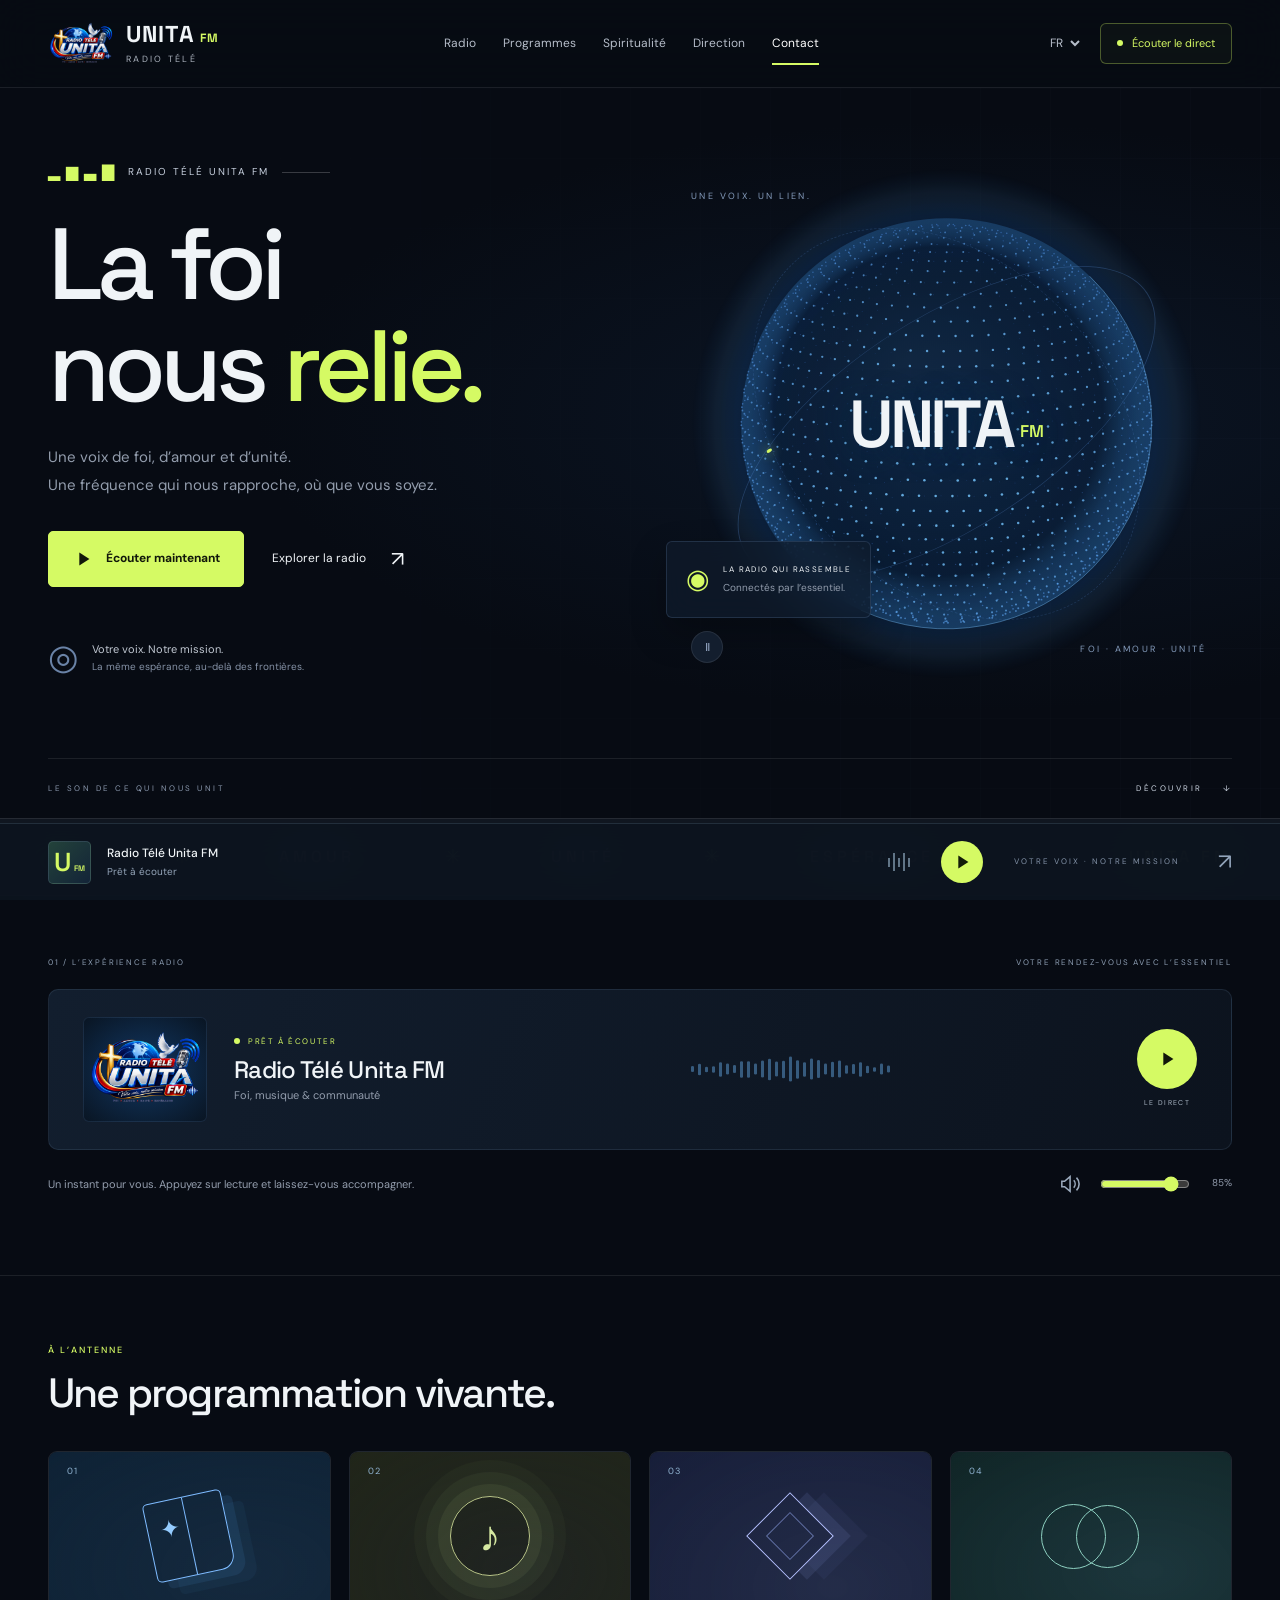
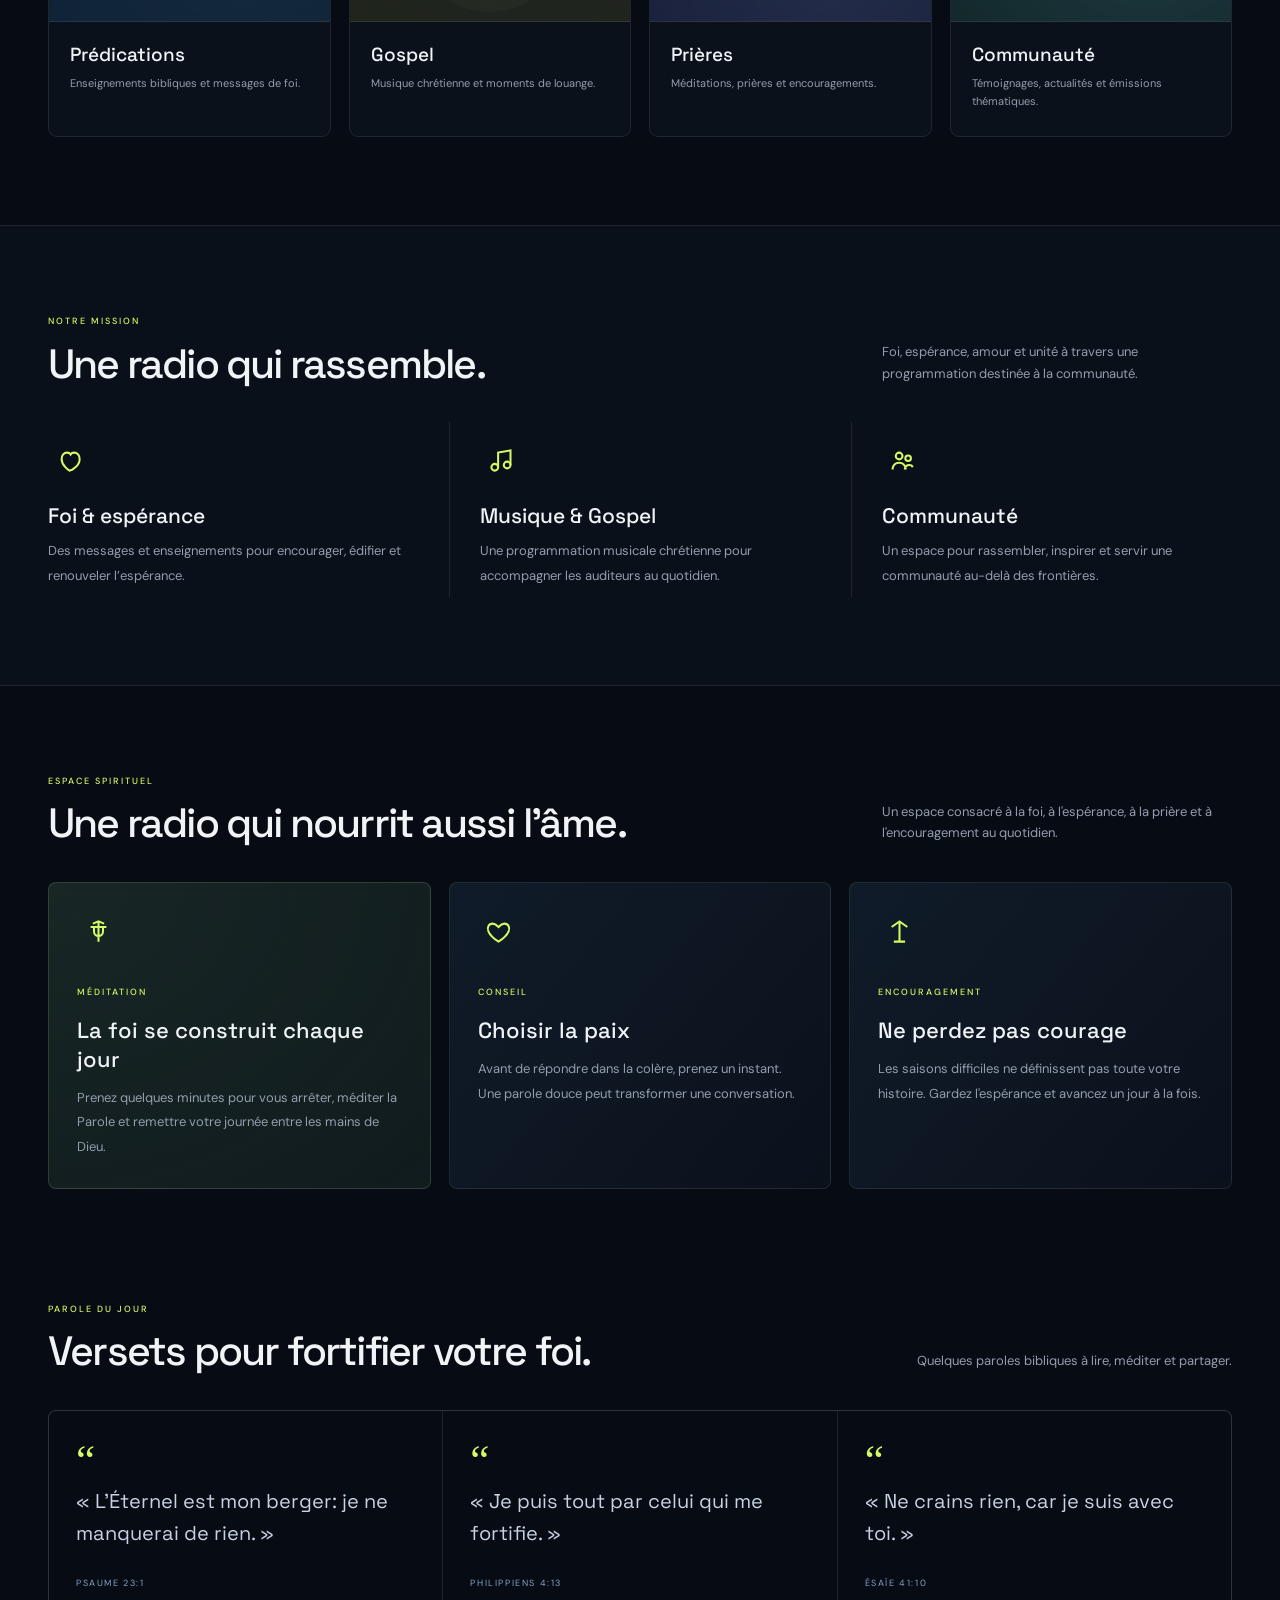
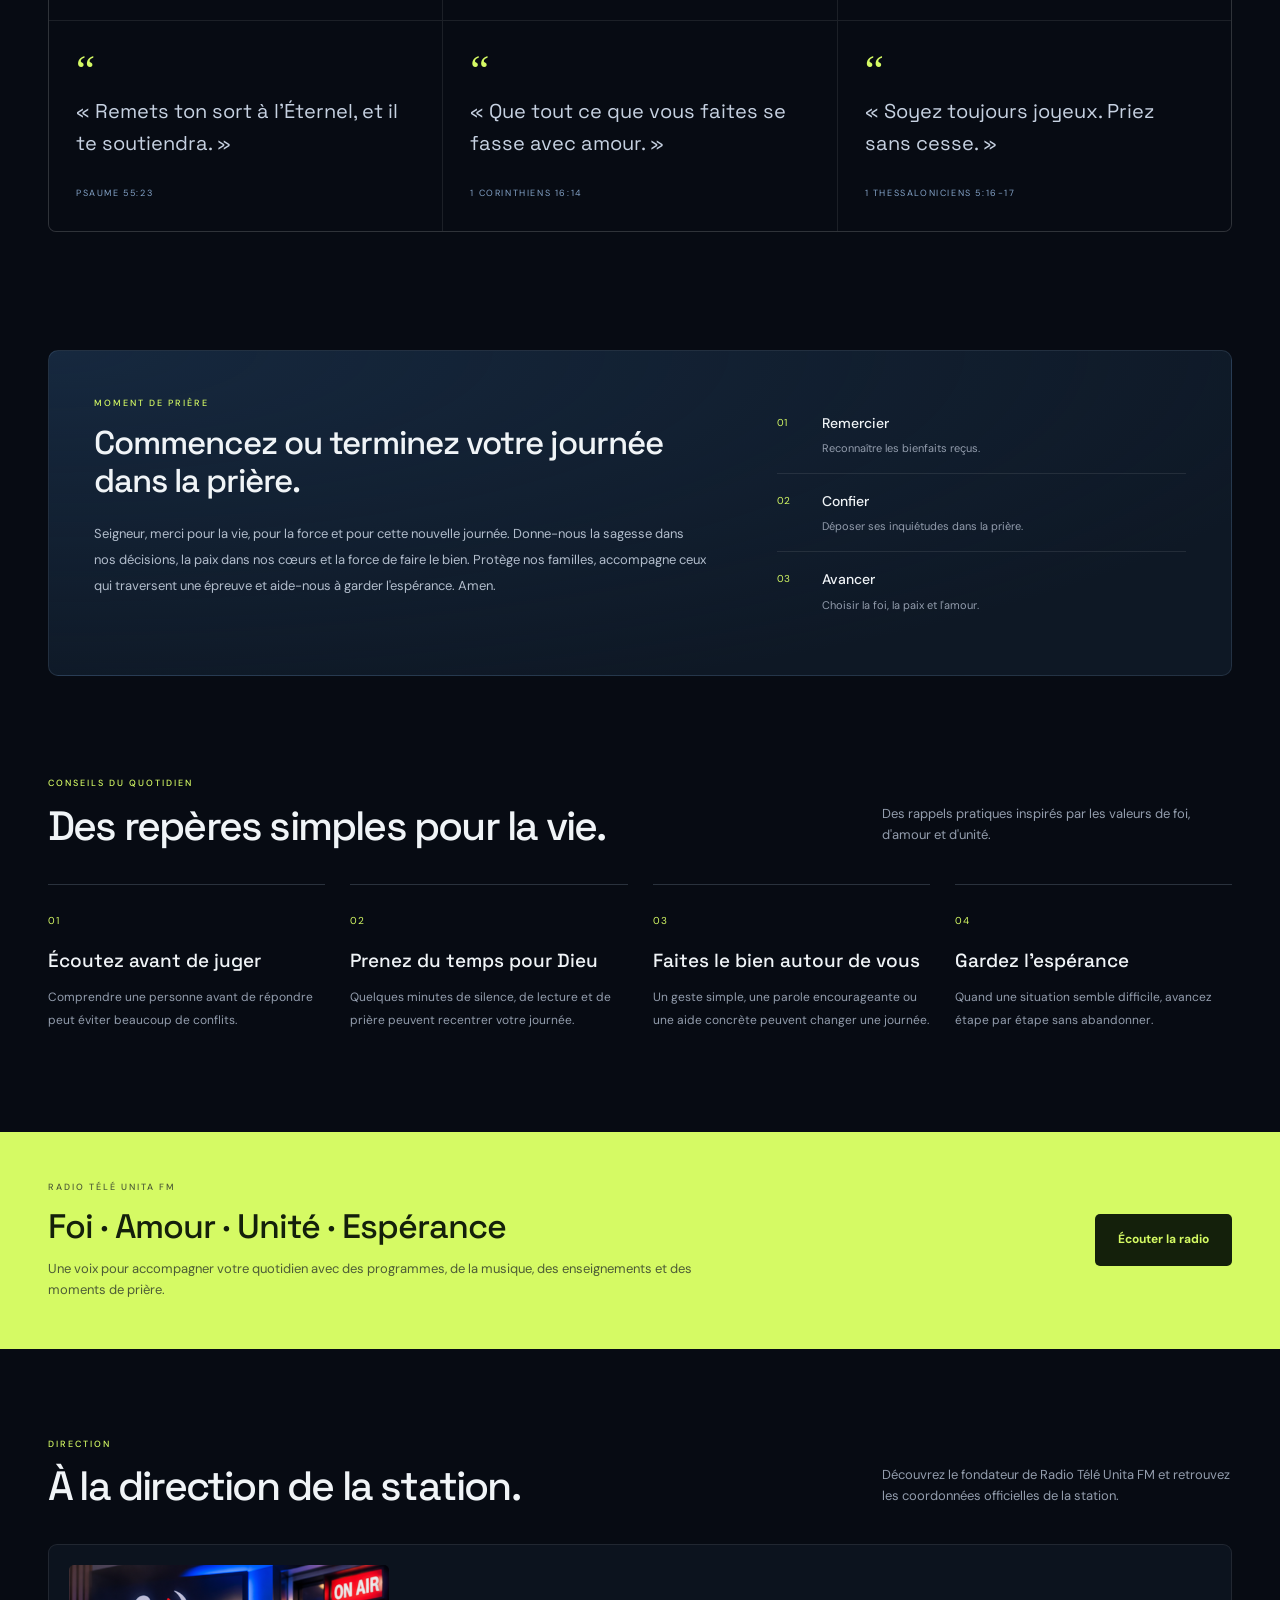
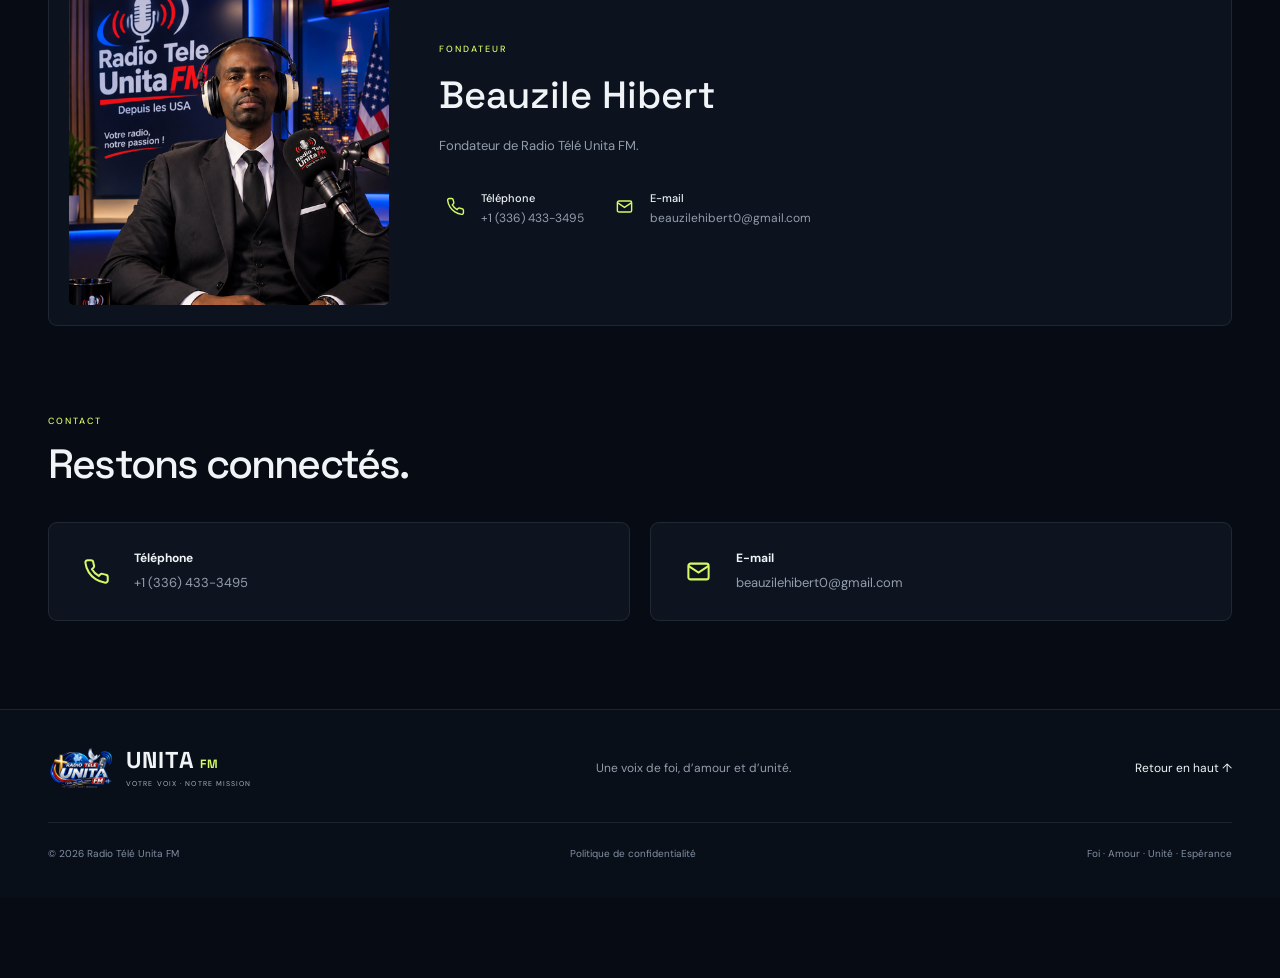
<file: index.html>
<!doctype html>
<html lang="fr">
<head>
  <meta charset="utf-8">
  <meta name="viewport" content="width=device-width, initial-scale=1">
  <meta name="theme-color" content="#070b13">
  <meta name="description" content="Radio Télé Unita FM : une voix de foi, d’amour et d’unité. Écoutez la radio en direct, découvrez nos programmes et partagez un moment d’espérance.">
  <meta property="og:title" content="Radio Télé Unita FM — La foi nous relie.">
  <meta property="og:description" content="Une voix de foi, d’amour et d’unité. Écoutez Radio Télé Unita FM en direct.">
  <meta property="og:type" content="website">
  <title>Radio Télé Unita FM — La foi nous relie.</title>
  <link rel="icon" type="image/png" href="assets/logo-radio-tele-unita-fm.png">
  <link rel="stylesheet" href="styles.css">
  <script src="translations.js" defer></script>
  <script src="app.js" defer></script>
</head>
<body>
<a class="skip" href="#main">Aller au contenu</a>
<header class="header">
  <div class="wrap nav">
    <a class="brand" href="#home" aria-label="Radio Télé Unita FM — Accueil"><img src="assets/logo-radio-tele-unita-fm.png" alt="" width="76" height="52"><span>UNITA<span class="brandFM">FM</span><small>RADIO TÉLÉ</small></span></a>
    <nav class="links" id="navigation" aria-label="Navigation principale"><a href="#radio">Radio</a><a href="#programmes">Programmes</a><a href="#spiritualite">Spiritualité</a><a href="#direction">Direction</a><a href="#contact">Contact</a></nav>
    <div class="navActions"><label class="sr-only" for="lang">Langue</label><select id="lang" class="lang"><option value="fr">FR</option><option value="ht">HT</option><option value="en">EN</option></select><button class="navListen" data-start><i class="dot"></i><span>Écouter le direct</span></button><button id="menu" class="menu" aria-label="Ouvrir le menu" aria-expanded="false" aria-controls="navigation"><span></span><span></span></button></div>
  </div>
</header>
<main id="main">
<section id="home" class="hero">
  <div class="heroGrid wrap">
    <div class="heroCopy">
      <div class="eyebrow"><span class="tinyWave" aria-hidden="true">▂ ▆ ▃ ▇</span> RADIO TÉLÉ UNITA FM <span class="line"></span></div>
      <h1><span>La foi</span><br><span>nous <em>relie.</em></span></h1>
      <p class="lead">Une voix de foi, d’amour et d’unité.<br>Une fréquence qui nous rapproche, où que vous soyez.</p>
      <div class="buttons"><button class="btn primary" data-start><svg viewBox="0 0 24 24" fill="currentColor" aria-hidden="true"><path d="M8 5v14l11-7z"/></svg><span>Écouter maintenant</span></button><a class="textLink" href="#programmes"><span>Explorer la radio</span><span aria-hidden="true">↗</span></a></div>
      <div class="heroNote"><span class="smallOrbit" aria-hidden="true">◎</span><span>Votre voix. Notre mission.<small>La même espérance, au-delà des frontières.</small></span></div>
    </div>
    <div class="visual" aria-label="Sphère lumineuse symbolisant les ondes de la radio">
      <div class="orbGlow"></div><div class="orbit orbitOne"></div><div class="orbit orbitTwo"></div>
      <canvas id="orb" aria-hidden="true"></canvas>
      <div class="orbWord" aria-hidden="true">UNITA<span>FM</span></div>
      <span class="orbCaption topCaption">UNE VOIX. UN LIEN.</span><span class="orbCaption bottomCaption">FOI · AMOUR · UNITÉ</span>
      <div class="signalTag"><span class="signalIcon" aria-hidden="true">◉</span><div>LA RADIO QUI RASSEMBLE<small>Connectés par l’essentiel.</small></div></div>
      <button class="motion" id="motion" aria-pressed="false" aria-label="Réduire les animations">Ⅱ</button>
    </div>
  </div>
  <div class="heroFooter wrap"><span>LE SON DE CE QUI NOUS UNIT</span><a href="#radio">DÉCOUVRIR <span aria-hidden="true">↓</span></a></div>
</section>
<div class="values" aria-label="Nos valeurs"><div class="wrap"><span>FOI</span><i>✳</i><span>AMOUR</span><i>✳</i><span>UNITÉ</span><i>✳</i><span>ESPÉRANCE</span><i>✳</i><span class="valuesLast">UNITA FM</span></div></div>
<section id="radio" class="radioSection"><div class="wrap">
  <div class="sectionLabel"><span>01 / L’EXPÉRIENCE RADIO</span><span>VOTRE RENDEZ-VOUS AVEC L’ESSENTIEL</span></div>
  <div class="player">
    <div class="stationArt"><img src="assets/logo-radio-tele-unita-fm.png" alt="Logo officiel Radio Télé Unita FM" width="180" height="120"></div>
    <div class="stationInfo"><div class="status"><i class="dot"></i><span id="status" role="status">PRÊT À ÉCOUTER</span></div><h2>Radio Télé Unita FM</h2><p>Foi, musique & communauté</p></div>
    <div class="waveform" aria-hidden="true"><i style="--height:12px;--delay:-0s"></i><i style="--height:22.588129360615298px;--delay:-0.13s"></i><i style="--height:10.636136124372673px;--delay:-0.26s"></i><i style="--height:13.25811583090697px;--delay:-0.39s"></i><i style="--height:28.996991333997663px;--delay:-0.52s"></i><i style="--height:21.68078277298657px;--delay:-0.65s"></i><i style="--height:16.15461469758934px;--delay:-0.78s"></i><i style="--height:32.52612785976941px;--delay:-0.91s"></i><i style="--height:32.94901677111277px;--delay:-1.04s"></i><i style="--height:21.786272097122357px;--delay:-1.17s"></i><i style="--height:34.063180601252284px;--delay:-1.3s"></i><i style="--height:42.770132043945445px;--delay:-1.4300000000000002s"></i><i style="--height:30.345690052744676px;--delay:-1.56s"></i><i style="--height:35.15432318391235px;--delay:-1.69s"></i><i style="--height:49.95180296490054px;--delay:-1.82s"></i><i style="--height:36.91477066689026px;--delay:-1.9500000000000002s"></i><i style="--height:29.207421444228906px;--delay:-2.08s"></i><i style="--height:41.74566529181027px;--delay:-2.21s"></i><i style="--height:35.86384803489574px;--delay:-2.34s"></i><i style="--height:21.646464859881917px;--delay:-2.47s"></i><i style="--height:31.238745779813037px;--delay:-2.6s"></i><i style="--height:33.77176063300287px;--delay:-2.73s"></i><i style="--height:17.059485529429836px;--delay:-2.8600000000000003s"></i><i style="--height:19.850079401166845px;--delay:-2.99s"></i><i style="--height:29.27581510241948px;--delay:-3.12s"></i><i style="--height:14.908537572077993px;--delay:-3.25s"></i><i style="--height:9.290184096260276px;--delay:-3.38s"></i><i style="--height:21.807972115819283px;--delay:-3.5100000000000002s"></i><i style="--height:13.850385423623473px;--delay:-3.64s"></i></div>
    <div class="controls"><button class="play" id="play" data-toggle aria-label="Écouter la radio"><svg viewBox="0 0 24 24" fill="currentColor" aria-hidden="true"><path d="M8 5v14l11-7z"/></svg></button><span class="playCaption">LE DIRECT</span></div>
    <audio id="audio" preload="none" src="https://stream.zeno.fm/qqpqyfuzresvv"></audio>
  </div>
  <div class="playerFoot"><span id="notice">Un instant pour vous. Appuyez sur lecture et laissez-vous accompagner.</span><div class="volume"><button id="mute" aria-label="Couper le son" aria-pressed="false"><svg viewBox="0 0 24 24" fill="none" stroke="currentColor" stroke-width="1.7" aria-hidden="true"><path d="M11 4 5 9H2v6h3l6 5V4ZM15 8a6 6 0 0 1 0 8M18 5a10 10 0 0 1 0 14"/></svg></button><label class="sr-only" for="volume">Volume</label><input id="volume" type="range" min="0" max="1" step=".01" value=".85"><output for="volume" id="volumeValue">85%</output></div></div>
</div></section>
<section id="programmes" class="programSection"><div class="wrap"><div class="top"><div><div class="eyeblue">À L’ANTENNE</div><h2>Une programmation vivante.</h2></div></div><div class="programs">
<div class="card program"><div class="programArt art1" aria-hidden="true"><span>01</span><div class="artShape"></div></div><div><strong>Prédications</strong><span>Enseignements bibliques et messages de foi.</span></div></div><div class="card program"><div class="programArt art2" aria-hidden="true"><span>02</span><div class="artShape"></div></div><div><strong>Gospel</strong><span>Musique chrétienne et moments de louange.</span></div></div><div class="card program"><div class="programArt art3" aria-hidden="true"><span>03</span><div class="artShape"></div></div><div><strong>Prières</strong><span>Méditations, prières et encouragements.</span></div></div><div class="card program"><div class="programArt art4" aria-hidden="true"><span>04</span><div class="artShape"></div></div><div><strong>Communauté</strong><span>Témoignages, actualités et émissions thématiques.</span></div></div>
</div></div></section><section id="mission"><div class="wrap"><div class="top"><div><div class="eyeblue">NOTRE MISSION</div><h2>Une radio qui rassemble.</h2></div><p>Foi, espérance, amour et unité à travers une programmation destinée à la communauté.</p></div><div class="cards">
<div class="card"><div class="ico"><svg viewBox="0 0 24 24" fill="none" stroke="currentColor" stroke-width="1.8"><path d="M12 21s-7-4.4-7-10.2C5 7.5 6.9 5 10 5c1.4 0 2.4.7 3 1.7C13.6 5.7 14.6 5 16 5c3.1 0 5 2.5 5 5.8C21 16.6 14 21 12 21Z"/></svg></div><h3>Foi & espérance</h3><p>Des messages et enseignements pour encourager, édifier et renouveler l’espérance.</p></div>
<div class="card"><div class="ico"><svg viewBox="0 0 24 24" fill="none" stroke="currentColor" stroke-width="1.8"><path d="M9 18V5l11-2v13"/><circle cx="6" cy="18" r="3"/><circle cx="17" cy="16" r="3"/></svg></div><h3>Musique & Gospel</h3><p>Une programmation musicale chrétienne pour accompagner les auditeurs au quotidien.</p></div>
<div class="card"><div class="ico"><svg viewBox="0 0 24 24" fill="none" stroke="currentColor" stroke-width="1.8"><circle cx="9" cy="8" r="3"/><circle cx="17" cy="10" r="2.5"/><path d="M3 20c.5-4 2.4-6 6-6s5.5 2 6 6M14 20c.3-2.5 1.5-4 4-4 1.6 0 2.7.6 3 2"/></svg></div><h3>Communauté</h3><p>Un espace pour rassembler, inspirer et servir une communauté au-delà des frontières.</p></div>
</div></div></section>



<section id="spiritualite" class="spiritualHero">
  <div class="wrap">
    <div class="top">
      <div>
        <div class="eyeblue">ESPACE SPIRITUEL</div>
        <h2>Une radio qui nourrit aussi l'âme.</h2>
      </div>
      <p>Un espace consacré à la foi, à l'espérance, à la prière et à l'encouragement au quotidien.</p>
    </div>
    <div class="spiritualGrid">
      <article class="spiritualCard featured">
        <div class="spiritualIcon"><svg viewBox="0 0 24 24" fill="none" stroke="currentColor" stroke-width="1.8"><path d="M12 3v18M5 8h14M7 5l5-2 5 2M8 8v4a4 4 0 0 0 8 0V8"/></svg></div>
        <span class="eyeblue">MÉDITATION</span>
        <h3>La foi se construit chaque jour</h3>
        <p>Prenez quelques minutes pour vous arrêter, méditer la Parole et remettre votre journée entre les mains de Dieu.</p>
      </article>
      <article class="spiritualCard">
        <div class="spiritualIcon"><svg viewBox="0 0 24 24" fill="none" stroke="currentColor" stroke-width="1.8"><path d="M12 21s-7-4.5-9-9.2C1.5 8.3 3.4 5 6.8 5c2 0 3.5 1.1 5.2 3 1.7-1.9 3.2-3 5.2-3C20.6 5 22.5 8.3 21 11.8 19 16.5 12 21 12 21Z"/></svg></div>
        <span class="eyeblue">CONSEIL</span>
        <h3>Choisir la paix</h3>
        <p>Avant de répondre dans la colère, prenez un instant. Une parole douce peut transformer une conversation.</p>
      </article>
      <article class="spiritualCard">
        <div class="spiritualIcon"><svg viewBox="0 0 24 24" fill="none" stroke="currentColor" stroke-width="1.8"><path d="M12 3v18M5 8l7-5 7 5M7 21h10"/></svg></div>
        <span class="eyeblue">ENCOURAGEMENT</span>
        <h3>Ne perdez pas courage</h3>
        <p>Les saisons difficiles ne définissent pas toute votre histoire. Gardez l'espérance et avancez un jour à la fois.</p>
      </article>
    </div>
  </div>
</section>

<section id="versets">
  <div class="wrap">
    <div class="top">
      <div><div class="eyeblue">PAROLE DU JOUR</div><h2>Versets pour fortifier votre foi.</h2></div>
      <p>Quelques paroles bibliques à lire, méditer et partager.</p>
    </div>
    <div class="verseGrid" id="verseGrid">
      <article class="verseCard">
        <div class="quoteMark">“</div>
        <p>« L'Éternel est mon berger: je ne manquerai de rien. »</p>
        <strong>Psaume 23:1</strong>
      </article>
      <article class="verseCard">
        <div class="quoteMark">“</div>
        <p>« Je puis tout par celui qui me fortifie. »</p>
        <strong>Philippiens 4:13</strong>
      </article>
      <article class="verseCard">
        <div class="quoteMark">“</div>
        <p>« Ne crains rien, car je suis avec toi. »</p>
        <strong>Ésaïe 41:10</strong>
      </article>
      <article class="verseCard">
        <div class="quoteMark">“</div>
        <p>« Remets ton sort à l'Éternel, et il te soutiendra. »</p>
        <strong>Psaume 55:23</strong>
      </article>
      <article class="verseCard">
        <div class="quoteMark">“</div>
        <p>« Que tout ce que vous faites se fasse avec amour. »</p>
        <strong>1 Corinthiens 16:14</strong>
      </article>
      <article class="verseCard">
        <div class="quoteMark">“</div>
        <p>« Soyez toujours joyeux. Priez sans cesse. »</p>
        <strong>1 Thessaloniciens 5:16-17</strong>
      </article>
    </div>
  </div>
</section>

<section id="priere" class="prayerSection">
  <div class="wrap">
    <div class="prayerBox">
      <div class="prayerCopy">
        <div class="eyeblue">MOMENT DE PRIÈRE</div>
        <h2>Commencez ou terminez votre journée dans la prière.</h2>
        <p>Seigneur, merci pour la vie, pour la force et pour cette nouvelle journée. Donne-nous la sagesse dans nos décisions, la paix dans nos cœurs et la force de faire le bien. Protège nos familles, accompagne ceux qui traversent une épreuve et aide-nous à garder l'espérance. Amen.</p>
      </div>
      <div class="prayerSteps">
        <div><span>01</span><strong>Remercier</strong><p>Reconnaître les bienfaits reçus.</p></div>
        <div><span>02</span><strong>Confier</strong><p>Déposer ses inquiétudes dans la prière.</p></div>
        <div><span>03</span><strong>Avancer</strong><p>Choisir la foi, la paix et l'amour.</p></div>
      </div>
    </div>
  </div>
</section>

<section id="conseils">
  <div class="wrap">
    <div class="top">
      <div><div class="eyeblue">CONSEILS DU QUOTIDIEN</div><h2>Des repères simples pour la vie.</h2></div>
      <p>Des rappels pratiques inspirés par les valeurs de foi, d'amour et d'unité.</p>
    </div>
    <div class="adviceGrid">
      <article class="adviceCard"><span>01</span><h3>Écoutez avant de juger</h3><p>Comprendre une personne avant de répondre peut éviter beaucoup de conflits.</p></article>
      <article class="adviceCard"><span>02</span><h3>Prenez du temps pour Dieu</h3><p>Quelques minutes de silence, de lecture et de prière peuvent recentrer votre journée.</p></article>
      <article class="adviceCard"><span>03</span><h3>Faites le bien autour de vous</h3><p>Un geste simple, une parole encourageante ou une aide concrète peuvent changer une journée.</p></article>
      <article class="adviceCard"><span>04</span><h3>Gardez l'espérance</h3><p>Quand une situation semble difficile, avancez étape par étape sans abandonner.</p></article>
    </div>
  </div>
</section>

<section class="communityBand">
  <div class="wrap communityInner">
    <div><div class="eyeblue">RADIO TÉLÉ UNITA FM</div><h2>Foi · Amour · Unité · Espérance</h2><p>Une voix pour accompagner votre quotidien avec des programmes, de la musique, des enseignements et des moments de prière.</p></div>
    <a class="btn primary" href="#radio" data-start>Écouter la radio</a>
  </div>
</section>

<section id="direction"><div class="wrap"><div class="top"><div><div class="eyeblue">DIRECTION</div><h2>À la direction de la station.</h2></div><p>Découvrez le fondateur de Radio Télé Unita FM et retrouvez les coordonnées officielles de la station.</p></div>
<div class="director card">
  <div class="directorPhoto"><img src="assets/fondateur-beauzile-hibert.png" loading="lazy" width="800" height="1000" alt="Beauzile Hibert, fondateur de Radio Télé Unita FM"></div>
  <div class="directorInfo">
    <div class="eyeblue">FONDATEUR</div>
    <h3>Beauzile Hibert</h3>
    <p>Fondateur de Radio Télé Unita FM.</p>
    <div class="directorContacts">
      <a href="tel:+13364333495"><span class="ico small"><svg viewBox="0 0 24 24" fill="none" stroke="currentColor" stroke-width="1.8"><path d="M22 16.9v3a2 2 0 0 1-2.2 2 19.8 19.8 0 0 1-8.6-3.1 19.4 19.4 0 0 1-6-6A19.8 19.8 0 0 1 2.1 4.2 2 2 0 0 1 4.1 2h3a2 2 0 0 1 2 1.7c.1 1 .4 1.9.7 2.8a2 2 0 0 1-.5 2.1L8 9.9a16 16 0 0 0 6 6l1.3-1.3a2 2 0 0 1 2.1-.5c.9.3 1.8.6 2.8.7a2 2 0 0 1 1.8 2.1Z"/></svg></span><div><strong>Téléphone</strong><span>+1 (336) 433-3495</span></div></a>
      <a href="mailto:beauzilehibert0@gmail.com"><span class="ico small"><svg viewBox="0 0 24 24" fill="none" stroke="currentColor" stroke-width="1.8"><rect x="3" y="5" width="18" height="14" rx="2"/><path d="m3 7 9 6 9-6"/></svg></span><div><strong>E-mail</strong><span>beauzilehibert0@gmail.com</span></div></a>
    </div>
  </div>
</div></div></section>

<section id="contact"><div class="wrap"><div class="top"><div><div class="eyeblue">CONTACT</div><h2>Restons connectés.</h2></div></div><div class="contacts">
<div class="card contactItem"><div class="ico"><svg viewBox="0 0 24 24" fill="none" stroke="currentColor" stroke-width="1.8"><path d="M22 16.9v3a2 2 0 0 1-2.2 2 19.8 19.8 0 0 1-8.6-3.1 19.4 19.4 0 0 1-6-6A19.8 19.8 0 0 1 2.1 4.2 2 2 0 0 1 4.1 2h3a2 2 0 0 1 2 1.7c.1 1 .4 1.9.7 2.8a2 2 0 0 1-.5 2.1L8 9.9a16 16 0 0 0 6 6l1.3-1.3a2 2 0 0 1 2.1-.5c.9.3 1.8.6 2.8.7a2 2 0 0 1 1.8 2.1Z"/></svg></div><div><strong>Téléphone</strong><a href="tel:+13364333495">+1 (336) 433-3495</a></div></div>
<div class="card contactItem"><div class="ico"><svg viewBox="0 0 24 24" fill="none" stroke="currentColor" stroke-width="1.8"><rect x="3" y="5" width="18" height="14" rx="2"/><path d="m3 7 9 6 9-6"/></svg></div><div><strong>E-mail</strong><a href="mailto:beauzilehibert0@gmail.com">beauzilehibert0@gmail.com</a></div></div>
</div></div></section>
</main>
<footer><div class="wrap"><div class="footerTop"><a class="brand" href="#home"><img src="assets/logo-radio-tele-unita-fm.png" alt="Radio Télé Unita FM" width="100" height="68"><span>UNITA<span class="brandFM">FM</span><small>VOTRE VOIX · NOTRE MISSION</small></span></a><p>Une voix de foi, d’amour et d’unité.</p><a class="textLink" href="#home">Retour en haut ↑</a></div><div class="foot"><span>© 2026 Radio Télé Unita FM</span><a href="privacy.html">Politique de confidentialité</a><span>Foi · Amour · Unité · Espérance</span></div></div></footer>
<aside class="bottom" aria-label="Lecteur radio permanent"><div class="wrap bottomInner"><div class="miniArt" aria-hidden="true">U<span>FM</span></div><div class="miniInfo"><b>Radio Télé Unita FM</b><span id="miniStatus">Prêt à écouter</span></div><div class="miniWave" aria-hidden="true"><i></i><i></i><i></i><i></i><i></i></div><button class="mini" id="mini" data-toggle aria-label="Écouter la radio"><svg viewBox="0 0 24 24" fill="currentColor" aria-hidden="true"><path d="M8 5v14l11-7z"/></svg></button><span class="bottomLabel">VOTRE VOIX · NOTRE MISSION</span><a href="#radio" aria-label="Afficher le lecteur">↗</a></div></aside>
<noscript><p class="noScript">Activez JavaScript pour utiliser le lecteur interactif, ou <a href="https://stream.zeno.fm/qqpqyfuzresvv">écoutez le flux radio directement</a>.</p></noscript>
</body></html>
</file>
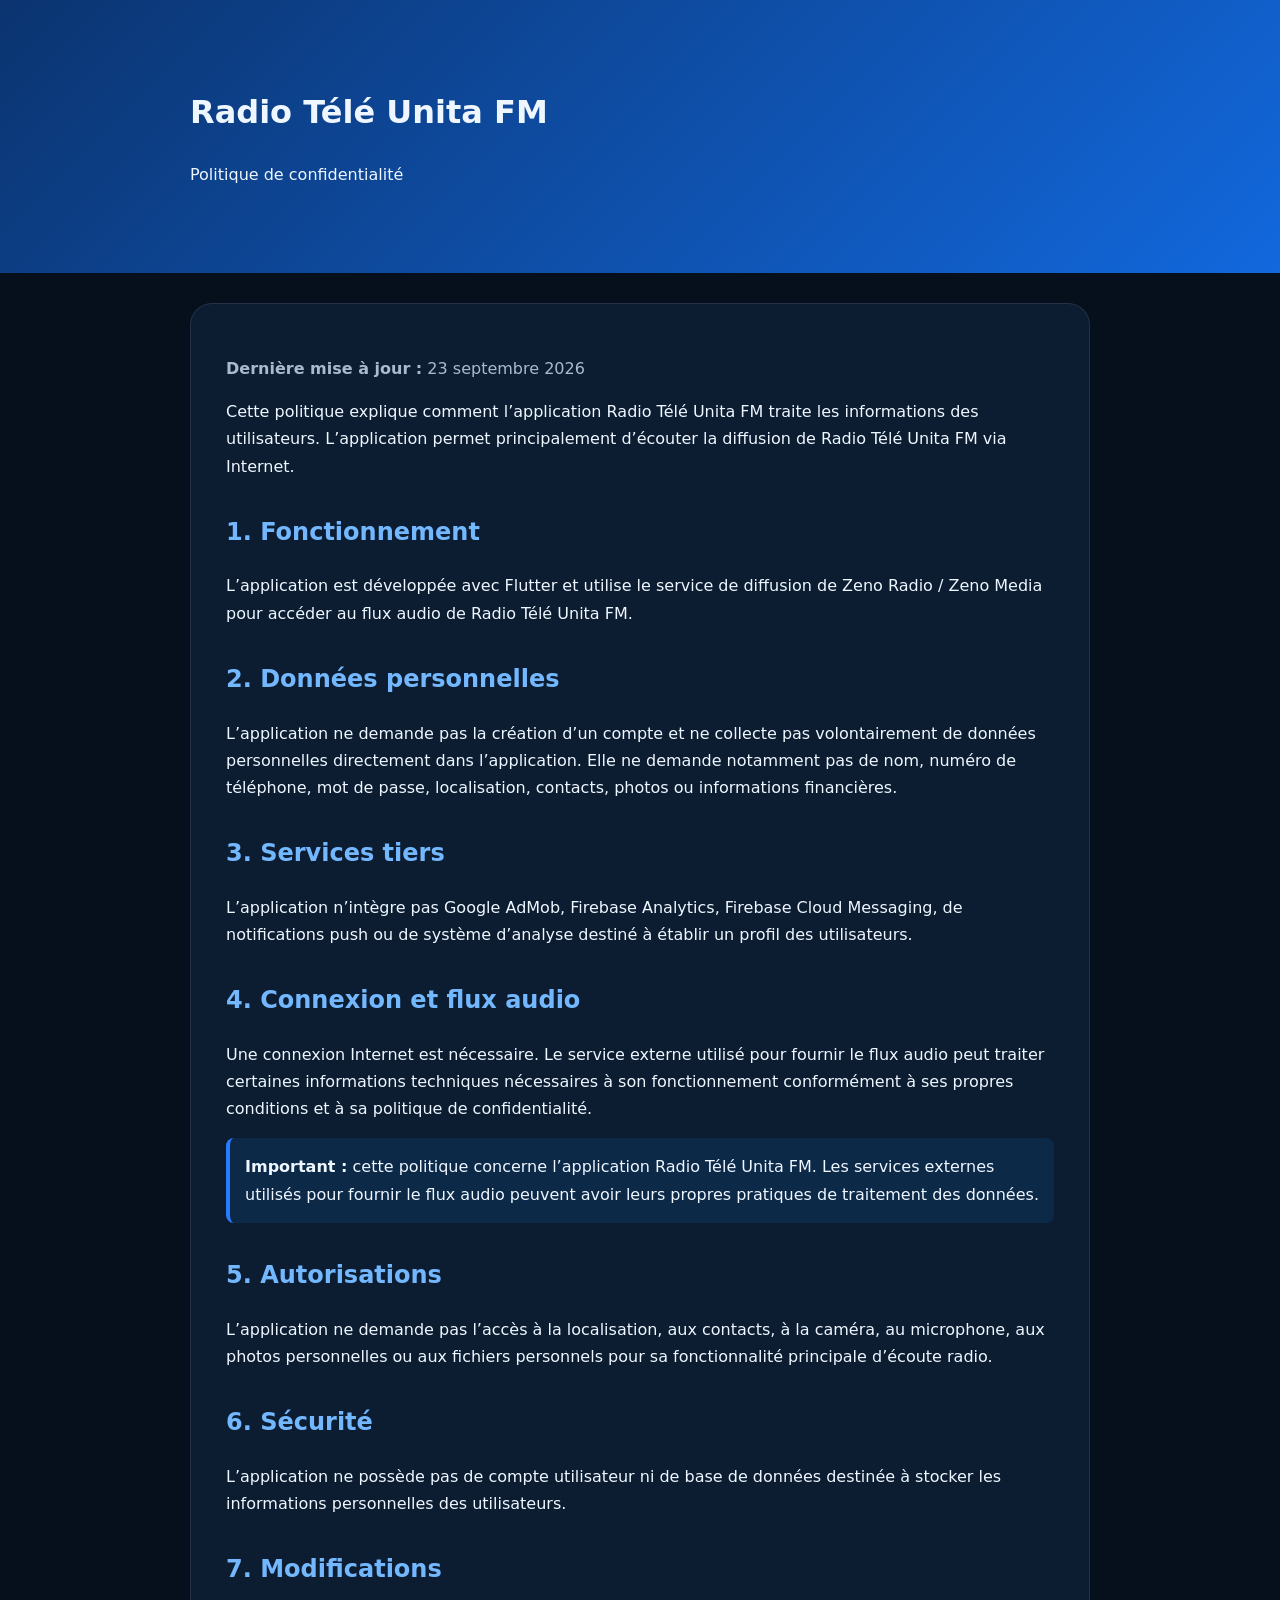
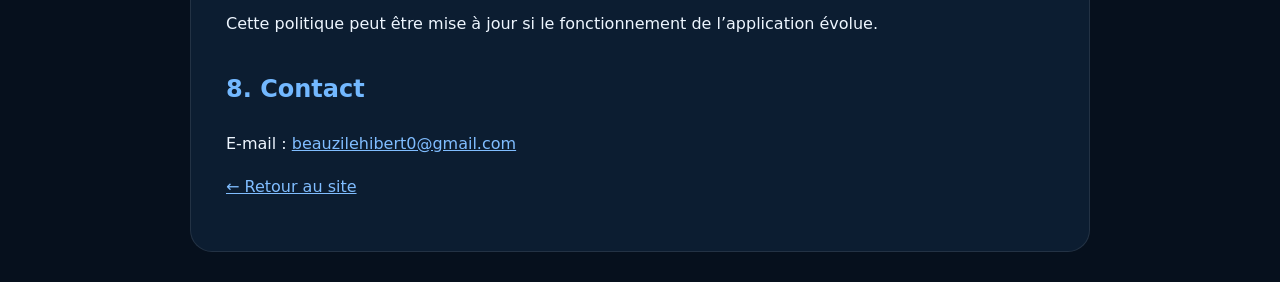
<file: privacy.html>
<!doctype html><html lang="fr"><head><meta charset="utf-8"><meta name="viewport" content="width=device-width,initial-scale=1"><title>Politique de confidentialité — Radio Télé Unita FM</title><style>body{margin:0;font-family:system-ui,-apple-system,Segoe UI,Arial;background:#06101d;color:#eef6ff;line-height:1.7}.top{padding:55px 20px;background:linear-gradient(135deg,#0b3470,#1268dd)}.wrap{max-width:900px;margin:30px auto;padding:0 18px}.card{background:#0c1d31;border:1px solid #ffffff18;border-radius:22px;padding:35px}h2{color:#73b8ff;margin-top:32px}.muted{color:#a9bad0}.box{background:#0d2948;border-left:4px solid #287cff;padding:15px;border-radius:8px}a{color:#80bdff}</style></head><body><header class="top"><div class="wrap"><h1>Radio Télé Unita FM</h1><p>Politique de confidentialité</p></div></header><main class="wrap"><article class="card"><p class="muted"><strong>Dernière mise à jour :</strong> 23 septembre 2026</p><p>Cette politique explique comment l’application Radio Télé Unita FM traite les informations des utilisateurs. L’application permet principalement d’écouter la diffusion de Radio Télé Unita FM via Internet.</p><h2>1. Fonctionnement</h2><p>L’application est développée avec Flutter et utilise le service de diffusion de Zeno Radio / Zeno Media pour accéder au flux audio de Radio Télé Unita FM.</p><h2>2. Données personnelles</h2><p>L’application ne demande pas la création d’un compte et ne collecte pas volontairement de données personnelles directement dans l’application. Elle ne demande notamment pas de nom, numéro de téléphone, mot de passe, localisation, contacts, photos ou informations financières.</p><h2>3. Services tiers</h2><p>L’application n’intègre pas Google AdMob, Firebase Analytics, Firebase Cloud Messaging, de notifications push ou de système d’analyse destiné à établir un profil des utilisateurs.</p><h2>4. Connexion et flux audio</h2><p>Une connexion Internet est nécessaire. Le service externe utilisé pour fournir le flux audio peut traiter certaines informations techniques nécessaires à son fonctionnement conformément à ses propres conditions et à sa politique de confidentialité.</p><div class="box"><strong>Important :</strong> cette politique concerne l’application Radio Télé Unita FM. Les services externes utilisés pour fournir le flux audio peuvent avoir leurs propres pratiques de traitement des données.</div><h2>5. Autorisations</h2><p>L’application ne demande pas l’accès à la localisation, aux contacts, à la caméra, au microphone, aux photos personnelles ou aux fichiers personnels pour sa fonctionnalité principale d’écoute radio.</p><h2>6. Sécurité</h2><p>L’application ne possède pas de compte utilisateur ni de base de données destinée à stocker les informations personnelles des utilisateurs.</p><h2>7. Modifications</h2><p>Cette politique peut être mise à jour si le fonctionnement de l’application évolue.</p><h2>8. Contact</h2><p>E-mail : <a href="mailto:beauzilehibert0@gmail.com">beauzilehibert0@gmail.com</a></p><p><a href="index.html">← Retour au site</a></p></article></main></body></html>
</file>
<file: styles.css>
@import url('https://fonts.googleapis.com/css2?family=DM+Sans:wght@400;500;600;700&family=Space+Grotesk:wght@400;500;600;700&display=swap');

:root{color-scheme:dark;--bg:#070b13;--panel:#0d1420;--text:#f0f4f7;--muted:#939dad;--line:#ffffff16;--lime:#d5fa64;--blue:#599bff;--font:'DM Sans',sans-serif;--display:'Space Grotesk',sans-serif}
*{box-sizing:border-box}html{scroll-behavior:smooth;scroll-padding-top:108px}body{margin:0;background:var(--bg);color:var(--text);font:15px/1.65 var(--font);padding-bottom:80px}a{color:inherit;text-decoration:none}button,input,select{font:inherit}button,a,input,select{-webkit-tap-highlight-color:transparent}button{cursor:pointer;color:inherit}button:disabled{cursor:wait}button svg{width:22px;height:22px;flex-shrink:0}button{border:0}a,button{touch-action:manipulation}button:focus-visible,a:focus-visible,select:focus-visible,input:focus-visible,summary:focus-visible{outline:2px solid var(--lime);outline-offset:6px}::selection{background:var(--lime);color:var(--bg)}.wrap{width:min(1280px,calc(100% - 96px));margin:auto}.sr-only{position:absolute;width:1px;height:1px;padding:0;margin:-1px;overflow:hidden;clip:rect(0,0,0,0);white-space:nowrap;border:0}.skip{position:fixed;left:20px;top:-100px;background:var(--lime);color:var(--bg);padding:12px 20px;z-index:99}.skip:focus{top:10px}h1,h2,h3,p{margin-top:0}h1,h2,h3{font-family:var(--display);font-weight:500}h2{font-size:clamp(30px,3.2vw,44px);line-height:1.15;letter-spacing:-1.8px}h3{line-height:1.3}section{padding:88px 0}p{color:var(--muted)}
.header{height:88px;border-bottom:1px solid var(--line);position:sticky;top:0;z-index:40;background:#070b13e8;backdrop-filter:blur(22px)}.nav{height:100%;display:flex;align-items:center;justify-content:space-between;gap:25px}.brand{display:flex;align-items:center;gap:12px;flex-shrink:0}.brand img{width:66px;height:46px;object-fit:contain}.brand>span{font:700 23px/1 var(--display);letter-spacing:1px}.brandFM{font-size:12px;color:var(--lime);margin-left:5px}.brand small{display:block;margin-top:7px;color:#a9b1bc;font:9px var(--font);letter-spacing:2.3px}.links{display:flex;gap:27px;align-items:center;font-size:12px;color:#b5bdc9}.links a{position:relative;transition:color .2s}.links a:after{content:'';position:absolute;bottom:-12px;left:0;width:0;height:2px;background:var(--lime);transition:width .25s}.links a:hover,.links a.active{color:#fff}.links a:hover:after,.links a.active:after{width:100%}.navActions{display:flex;align-items:center;gap:17px}.lang{background:transparent;border:0;color:#b5bdc9;font-size:12px;padding:7px 2px}.lang option{background:var(--bg)}.navListen{border:1px solid #d5fa6450;color:var(--lime);border-radius:6px;padding:10px 16px;background:#d5fa6408;font-size:11px;display:flex;align-items:center;gap:9px}.dot{width:6px;height:6px;display:inline-block;border-radius:50%;background:var(--lime);flex-shrink:0}.menu{display:none;background:none;width:42px;height:42px;padding:10px}.menu span{height:1px;width:22px;background:#fff;display:block;margin:6px 0;transition:transform .2s}.hero{position:relative;overflow:hidden;padding:0;background:radial-gradient(ellipse at 75% 45%,#10233d70,transparent 52%)}.hero:before{content:'';position:absolute;inset:0;opacity:.16;pointer-events:none;background-image:linear-gradient(#a1b4e01a 1px,transparent 1px),linear-gradient(90deg,#a1b4e01a 1px,transparent 1px);background-size:70px 70px;mask-image:linear-gradient(90deg,transparent,#000)}.heroGrid{position:relative;display:grid;grid-template-columns:1.05fr 1fr;align-items:center;min-height:670px;gap:14px}.heroCopy{position:relative;z-index:2;padding:50px 0}.eyebrow{display:flex;gap:13px;align-items:center;font-size:10px;letter-spacing:2px;color:#c7d0de}.tinyWave{color:var(--lime);font-size:16px;letter-spacing:1px}.line{width:48px;height:1px;background:#ffffff33}h1{font-size:clamp(65px,7.9vw,108px);font-weight:500;line-height:1.01;letter-spacing:-6px;margin:27px 0 26px}h1 em{color:var(--lime);font-style:normal}.lead{font-size:15px;line-height:1.9;margin-bottom:0}.buttons{display:flex;align-items:center;gap:28px;margin-top:31px;flex-wrap:wrap}.btn{display:inline-flex;align-items:center;justify-content:center;gap:12px;border:1px solid var(--line);padding:16px 23px;border-radius:5px;font-size:12px;font-weight:700;background:#141d2a;transition:transform .25s,background .25s,box-shadow .25s}.btn:hover{transform:translateY(-3px)}.primary{background:var(--lime);color:#11170a;border-color:var(--lime)}.primary:hover{background:#e3ff91;box-shadow:0 8px 30px #cafa6420}.textLink{display:inline-flex;gap:25px;align-items:center;font-size:12px}.textLink:hover{color:var(--lime)}.textLink>span:last-child{font-size:21px}.heroNote{display:flex;align-items:center;gap:13px;font-size:11px;color:#c1c8d2;margin-top:42px}.heroNote small{display:block;font-size:10px;color:#8592a6;margin-top:1px}.smallOrbit{font-size:35px;font-family:var(--display);color:#6a83a7}.visual{height:555px;position:relative;isolation:isolate;transform:perspective(1000px) rotateX(var(--tiltY,0deg)) rotateY(var(--tiltX,0deg));transition:transform .2s ease-out}.visual canvas{width:100%;height:100%;position:absolute;inset:0;z-index:1}.orbGlow{position:absolute;inset:20%;background:radial-gradient(circle,#2c73e32b,transparent 67%);border-radius:50%;box-shadow:0 0 100px #095dcc16}.orbit{position:absolute;inset:15% 8%;border:1px solid #5d90d849;border-radius:50%;transform:rotate(-33deg) scaleY(.54);z-index:2;pointer-events:none}.orbitOne:after{content:'';position:absolute;width:6px;height:6px;border-radius:50%;background:var(--lime);top:14%;left:15%;box-shadow:0 0 16px var(--lime)}.orbitTwo{inset:12% 11%;transform:rotate(46deg) scaleY(.77);border-style:dashed;border-color:#5d90d830}.orbWord{position:absolute;inset:0;display:flex;justify-content:center;align-items:center;font:600 clamp(42px,5.2vw,74px) var(--display);letter-spacing:-4px;z-index:3;text-shadow:0 2px 30px #062442;pointer-events:none}.orbWord span{align-self:center;margin:14px 0 0 8px;font-size:17px;letter-spacing:0;color:var(--lime)}.orbCaption{position:absolute;font-size:9px;letter-spacing:2.4px;color:#869dbd;z-index:3}.topCaption{top:43px;left:30px}.bottomCaption{bottom:44px;right:25px}.signalTag{position:absolute;left:5px;bottom:83px;display:flex;gap:12px;align-items:center;background:#101b2cbd;backdrop-filter:blur(14px);padding:15px 19px;border:1px solid #7695c333;border-radius:6px;z-index:4;box-shadow:0 15px 35px #0004;font-size:8px;letter-spacing:1.4px}.signalTag small{display:block;font-size:10px;color:var(--muted);letter-spacing:0;margin-top:3px}.signalIcon{font-size:27px;color:var(--lime)}.motion{position:absolute;bottom:38px;left:30px;z-index:5;width:32px;height:32px;color:#94a7c3;background:#131e2e;border:1px solid var(--line);border-radius:50%;font-size:11px}.heroFooter{display:flex;align-items:center;justify-content:space-between;padding:23px 0;border-top:1px solid var(--line);font-size:8px;letter-spacing:2.5px;color:#8997ac}.heroFooter a{display:flex;gap:20px;color:#ccd5e1}.values{padding:22px 0;border-top:1px solid var(--line);border-bottom:1px solid var(--line);background:#101620}.values .wrap{display:flex;justify-content:space-between;align-items:center;gap:22px}.values span{font:500 16px var(--display);letter-spacing:4px;color:#b7c1d0}.values i{color:var(--lime);font-size:19px;font-style:normal}.values .valuesLast{color:var(--lime)}
.radioSection{padding:60px 0 75px}.sectionLabel{display:flex;justify-content:space-between;gap:20px;font-size:8px;letter-spacing:1.8px;color:#8d9eb3;margin-bottom:20px}.player{position:relative;display:flex;gap:27px;align-items:center;padding:27px 34px;background:linear-gradient(110deg,#121e2e,#0c131e);border:1px solid #7c9ec125;border-radius:10px}.stationArt{height:105px;width:124px;display:grid;place-items:center;background:radial-gradient(ellipse,#123864,#091523);border:1px solid #4f719937;border-radius:6px;flex-shrink:0}.stationArt img{width:115px;height:auto}.status{display:flex;align-items:center;gap:8px;color:var(--lime);font-size:8px;letter-spacing:1.6px}.stationInfo h2{font-size:24px;letter-spacing:-.7px;margin:8px 0 2px}.stationInfo p{font-size:11px;margin:0}.waveform{height:64px;display:flex;justify-content:center;align-items:center;gap:4px;flex:1;opacity:.7}.waveform i{height:var(--height);width:3px;background:#4878a4;border-radius:4px;transform:scaleY(.5);transition:background .3s}.is-playing .waveform i{background:var(--lime);animation:wave 1s ease-in-out infinite;animation-delay:var(--delay)}.controls{display:flex;flex-direction:column;align-items:center;gap:8px}.play{width:60px;height:60px;border-radius:50%;display:grid;place-items:center;background:var(--lime);color:#101509;transition:box-shadow .3s,transform .3s}.play:hover{transform:scale(1.06);box-shadow:0 0 30px #d5fa6430}.playCaption{font-size:7px;letter-spacing:1.4px;color:#acb9c7}.playerFoot{display:flex;align-items:center;justify-content:space-between;gap:28px;margin-top:18px;font-size:11px;color:var(--muted)}.volume{display:flex;align-items:center;gap:12px}.volume button{width:32px;height:32px;background:transparent;display:grid;place-items:center;color:#9baabd}.volume input{width:90px;accent-color:var(--lime);height:20px;cursor:pointer}.volume output{font-size:10px;width:28px;text-align:right}.volume button[aria-pressed=true]{color:var(--lime)}
.top{display:flex;align-items:end;justify-content:space-between;gap:45px;margin-bottom:34px}.top h2{margin:12px 0 0;max-width:620px}.top>p{font-size:13px;max-width:350px;margin-bottom:4px}.eyeblue{font-size:9px;letter-spacing:2px;color:var(--lime);font-weight:500}.programSection{border-top:1px solid var(--line);padding-top:67px}.programs{display:grid;grid-template-columns:repeat(4,minmax(0,1fr));gap:18px}.card{border:1px solid var(--line);background:#0d1420;border-radius:9px;padding:26px;transition:border-color .25s,transform .25s}.card:hover{border-color:#8fabd150;transform:translateY(-4px)}.program{padding:0;overflow:hidden;background:#0b111b}.program>div:last-child{padding:20px 21px 25px}.program strong{display:block;font:500 19px var(--display);margin-bottom:7px}.program span{display:block;font-size:11px;line-height:1.7;color:var(--muted)}.programArt{height:170px;position:relative;overflow:hidden;background:radial-gradient(ellipse at 70% 70%,#2c659648,#0e2235);display:grid;place-items:center;border-bottom:1px solid var(--line)}.programArt>span{position:absolute;left:18px;top:12px;font-size:9px;letter-spacing:1px;color:#91b4d2}.artShape{height:80px;width:80px;position:relative;transition:transform .7s}.program:hover .artShape{transform:rotate(10deg) scale(1.08)}.art1 .artShape{border:1px solid #7ebbff;transform:rotate(-12deg);border-radius:5px 5px 14px 5px;box-shadow:10px 8px 0 #478ccb20,20px 16px 0 #478ccb10}.art1 .artShape:before{content:'';position:absolute;left:50%;top:0;height:100%;border-left:1px solid #7ebbff}.art1 .artShape:after{content:'✦';position:absolute;top:8px;left:12px;font-size:24px;color:#95ccff}.art2{background:radial-gradient(ellipse at 60% 70%,#706e3933,#202519)}.art2 .artShape{border:1px solid #bac688;border-radius:50%;box-shadow:0 0 0 12px #b5cf8b13,0 0 0 24px #b5cf8b0d,0 0 0 36px #b5cf8b08}.art2 .artShape:after{content:'♪';display:grid;place-items:center;height:100%;font-size:43px;color:#d5e8a1}.art3{background:radial-gradient(ellipse at 65% 80%,#6272be47,#171e39)}.art3 .artShape{border:1px solid #b5c0ff;transform:rotate(45deg);width:62px;height:62px;box-shadow:12px -12px 0 #9cabff1a,24px -24px 0 #9cabff0c}.art3 .artShape:after{content:'';position:absolute;inset:13px;border:1px solid #a0b6ff80}.art4{background:radial-gradient(ellipse at 70% 70%,#48979447,#102526)}.art4 .artShape{border:1px solid #8ed0c1;border-radius:50%;width:65px;height:65px;transform:translateX(-17px)}.art4 .artShape:after{content:'';position:absolute;inset:0;border:1px solid #8ed0c1;border-radius:50%;transform:translateX(34px)}
#mission{background:#0a101a;border-block:1px solid var(--line)}.cards{display:grid;grid-template-columns:repeat(3,minmax(0,1fr));gap:20px}.cards .card{background:transparent;border:0;border-radius:0;padding:18px 28px 8px 0;box-shadow:none}.cards .card+.card{border-left:1px solid var(--line);padding-left:30px}.ico,.spiritualIcon{color:var(--lime);height:42px;width:42px;display:grid;place-items:center;margin-bottom:20px}.ico svg,.spiritualIcon svg{width:27px;height:27px}.card h3{font-size:21px;margin:0 0 10px}.card p{font-size:13px;margin:0;line-height:1.9}.spiritualGrid{display:grid;grid-template-columns:repeat(3,minmax(0,1fr));gap:18px}.spiritualCard{padding:28px;border:1px solid var(--line);background:linear-gradient(130deg,#101b29,#0b111b);border-radius:8px;transition:transform .3s,border-color .3s}.spiritualCard:hover{transform:translateY(-5px);border-color:#8daa6455}.spiritualCard.featured{background:radial-gradient(ellipse at 0 0,#2c40364d,transparent),#101b1e;border-color:#bbd5892e}.spiritualIcon{margin-bottom:25px}.spiritualCard h3{font-size:22px;margin:14px 0 12px}.spiritualCard p{font-size:13px;line-height:1.9;margin-bottom:0}#versets{padding-top:25px}.verseGrid{display:grid;grid-template-columns:repeat(3,minmax(0,1fr));gap:1px;background:var(--line);border:1px solid var(--line);border-radius:8px;overflow:hidden}.verseCard{background:var(--bg);padding:27px}.quoteMark{font-family:Georgia,serif;font-size:43px;color:var(--lime);line-height:1}.verseCard p{font:400 20px/1.6 var(--display);color:#c7d2e2;margin:4px 0 20px}.verseCard strong{font-size:9px;letter-spacing:1.6px;text-transform:uppercase;color:#84a3c8;font-weight:400}.prayerSection{padding:30px 0 70px}.prayerBox{display:grid;grid-template-columns:1.5fr 1fr;gap:70px;border:1px solid #92afce27;background:radial-gradient(ellipse at 0 0,#1f3b5c77,transparent 80%),#0e1825;border-radius:10px;padding:45px}.prayerCopy h2{font-size:33px;letter-spacing:-1px;margin:14px 0 20px}.prayerCopy p{font-size:13px;line-height:2;color:#b2bdcc;margin-bottom:0}.prayerSteps{display:flex;flex-direction:column;justify-content:center}.prayerSteps>div{padding:16px 0;border-bottom:1px solid var(--line);display:grid;grid-template-columns:35px 1fr;column-gap:10px}.prayerSteps>div:last-child{border-bottom:0}.prayerSteps span{grid-row:span 2;color:var(--lime);font-size:10px;padding-top:3px}.prayerSteps strong{font-size:14px;font-weight:500}.prayerSteps p{font-size:11px;margin:4px 0 0}#conseils{padding-top:30px}.adviceGrid{display:grid;grid-template-columns:repeat(4,minmax(0,1fr));gap:25px}.adviceCard{border-top:1px solid #abc0d836;padding-top:22px}.adviceCard>span{color:var(--lime);font-size:10px;letter-spacing:1px}.adviceCard h3{font-size:19px;margin:18px 0 12px}.adviceCard p{font-size:12px;line-height:1.9}.communityBand{background:var(--lime);color:#14200b;padding:48px 0}.communityInner{display:flex;align-items:center;justify-content:space-between;gap:45px}.communityInner h2{margin:12px 0;font-size:34px;letter-spacing:-1px}.communityInner p{color:#4d5c36;font-size:13px;max-width:700px;margin:0}.communityInner .eyeblue{color:#4d5c36}.communityInner .btn{background:#14200b;color:var(--lime);flex-shrink:0;border:0}.director{display:grid;grid-template-columns:320px 1fr;gap:50px;align-items:center;padding:20px;background:#0c131e}.director:hover{transform:none}.directorPhoto{height:340px;overflow:hidden;border-radius:5px}.directorPhoto img{height:100%;width:100%;object-fit:cover;object-position:top}.directorInfo{padding:20px 25px 20px 0}.directorInfo h3{font-size:38px;margin:14px 0}.directorInfo>p{margin-bottom:26px}.directorContacts{display:flex;gap:24px;flex-wrap:wrap}.directorContacts a{display:flex;align-items:center;gap:10px}.directorContacts .ico{width:32px;height:32px;flex-shrink:0;margin:0}.directorContacts svg{width:19px}.directorContacts strong{font-size:11px;font-weight:500}.directorContacts span:not(.ico){font-size:12px;display:block;color:var(--muted)}#contact{padding-top:0}.contacts{display:grid;grid-template-columns:1fr 1fr;gap:20px}.contactItem{display:flex;gap:17px;align-items:center}.contactItem .ico{margin:0}.contactItem strong{display:block;font-size:12px;margin-bottom:3px}.contactItem a{display:block;color:var(--muted);font-size:13px;overflow-wrap:anywhere}.contactItem a:hover{color:var(--lime)}
footer{padding:36px 0;border-top:1px solid var(--line);background:#090f19}.footerTop{display:flex;align-items:center;justify-content:space-between;gap:20px;padding-bottom:30px}.footerTop p{font-size:12px;margin:0}.footerTop .brand small{font-size:7px;letter-spacing:1.1px}.foot{display:flex;justify-content:space-between;gap:16px;border-top:1px solid var(--line);padding-top:23px;color:#8290a3;font-size:10px}.foot a:hover{color:var(--lime)}.bottom{position:fixed;z-index:45;bottom:0;left:0;right:0;border-top:1px solid #6c87993a;background:#0c141feb;backdrop-filter:blur(25px)}.bottomInner{height:76px;display:flex;gap:16px;align-items:center}.miniArt{width:43px;height:43px;border:1px solid #74979449;background:linear-gradient(135deg,#23423a,#132438);border-radius:5px;display:flex;align-items:center;justify-content:center;gap:3px;font:600 26px var(--display);color:var(--lime)}.miniArt span{font-size:8px;margin-top:12px}.miniInfo{min-width:0}.miniInfo b{font-size:12px;font-weight:500;display:block}.miniInfo>span{font-size:10px;color:#96a6ba;display:block}.mini{width:42px;height:42px;border-radius:50%;background:var(--lime);color:#121b08;display:grid;place-items:center;margin:0 15px}.miniWave{display:flex;align-items:center;gap:3px;height:24px;margin-left:auto}.miniWave i{height:9px;width:2px;background:#617587}.miniWave i:nth-child(even){height:18px}.is-playing .miniWave i{background:var(--lime);animation:wave .9s ease-in-out infinite}.is-playing .miniWave i:nth-child(2n){animation-delay:-.3s}.bottomLabel{font-size:8px;letter-spacing:2px;color:#8493a8}.bottomInner>a{font-size:22px;margin-left:22px;color:#93a5bb}.noScript{position:fixed;bottom:80px;left:0;right:0;background:#182738;margin:0;padding:12px;z-index:49;font-size:13px}.noScript a{color:var(--lime)}.is-loading .play,.is-loading .mini{animation:loading 1.1s ease-in-out infinite}.is-error #status{color:#ffb9ab}.is-error .player{border-color:#ffb9ab55}.reveal{animation:appear .65s ease both}
@keyframes wave{0%,100%{transform:scaleY(.5)}50%{transform:scaleY(1)}}@keyframes loading{50%{opacity:.45}}@keyframes appear{from{opacity:.25;transform:translateY(18px)}to{opacity:1;transform:translateY(0)}}
@media(min-width:1600px){.heroGrid{min-height:740px}.visual{height:620px}}
@media(max-width:1150px){.wrap{width:calc(100% - 60px)}.links{gap:17px}.brand img{width:52px}.brand>span{font-size:20px}.navListen{padding:10px}.navActions{gap:10px}.heroGrid{min-height:620px}h1{font-size:85px}.visual{height:490px}.waveform{gap:3px}.waveform i:nth-child(2n){display:none}.values span{font-size:13px}.director{grid-template-columns:280px 1fr;gap:35px}}
@media(max-width:900px){.header{height:76px}.nav{gap:15px}.links{position:absolute;top:75px;left:0;right:0;display:none;background:#0c1522;padding:25px 30px;border-bottom:1px solid var(--line);grid-template-columns:1fr 1fr;gap:23px}.links.open{display:grid}.menu{display:block}.menu[aria-expanded=true] span:first-child{transform:translateY(3.5px) rotate(45deg)}.menu[aria-expanded=true] span:last-child{transform:translateY(-3.5px) rotate(-45deg)}.heroGrid{min-height:590px;grid-template-columns:1.1fr 1fr;gap:0}h1{font-size:70px;letter-spacing:-4px}.visual{height:440px}.eyebrow{font-size:8px;letter-spacing:1.3px}.heroCopy .lead{font-size:13px}.buttons{gap:18px}.btn{padding:14px 18px;font-size:11px}.textLink{font-size:11px;gap:15px}.signalTag{left:0;bottom:57px;padding:10px;font-size:7px}.bottomCaption{bottom:27px;font-size:7px}.topCaption{top:28px;font-size:7px}.orbWord{font-size:46px}.heroNote{margin-top:30px;font-size:10px}.heroNote small{font-size:9px}.programs{grid-template-columns:repeat(2,minmax(0,1fr))}.programArt{height:190px}.player{gap:20px;padding:24px}.waveform{display:none}.controls{margin-left:auto}.top{gap:25px}.spiritualGrid{gap:12px}.spiritualCard{padding:22px}.spiritualCard h3{font-size:20px}.prayerBox{gap:30px;padding:30px}.adviceGrid{grid-template-columns:1fr 1fr}.communityInner{display:block}.communityInner .btn{margin-top:22px}.director{grid-template-columns:240px 1fr;gap:25px}.directorInfo{padding:10px 0}.directorInfo h3{font-size:30px}.directorContacts{gap:15px}.footerTop p{display:none}.valuesLast{display:none}.values i:last-of-type{display:none}}
@media(max-width:640px){body{padding-bottom:75px}.wrap{width:calc(100% - 40px)}section{padding:60px 0}.header{height:70px}.links{top:69px}.brand img{width:48px;height:39px}.brand>span{font-size:19px}.brand small{font-size:7px}.brand{gap:8px}.navActions{gap:8px}.navListen{display:none}.heroGrid{display:flex;flex-direction:column;min-height:auto;gap:0}.heroCopy{width:100%;padding:45px 0 0}.eyebrow{font-size:8px;letter-spacing:1.7px}h1{font-size:clamp(67px,15.6vw,94px);letter-spacing:-4.8px;margin:23px 0}.lead{font-size:14px!important}.buttons{gap:25px;margin-top:26px}.heroNote{margin-top:28px}.visual{width:100%;height:370px;margin-top:-3px}.orbWord{font-size:61px}.orbCaption{font-size:7px}.topCaption{top:22px;left:10px}.bottomCaption{bottom:12px;right:6px}.signalTag{bottom:40px;left:2px}.signalTag small{font-size:9px}.motion{bottom:9px;left:12px}.heroFooter{font-size:6px;letter-spacing:1.4px;padding:19px 0}.heroFooter a{gap:13px}.values{padding:19px 0}.values .wrap{gap:10px}.values span{font-size:9px;letter-spacing:1.8px}.values i{font-size:13px}.radioSection{padding:39px 0 52px}.sectionLabel{font-size:7px;letter-spacing:1.3px;margin-bottom:16px}.sectionLabel span:last-child{display:none}.player{gap:13px;padding:17px 14px;border-radius:8px}.stationArt{height:62px;width:66px}.stationArt img{width:63px}.stationInfo{min-width:0}.stationInfo h2{font-size:16px;letter-spacing:-.5px;margin:7px 0 3px}.stationInfo p{font-size:9px}.status{font-size:6px;letter-spacing:.9px}.status .dot{width:4px;height:4px}.play{width:43px;height:43px}.playCaption{font-size:6px;letter-spacing:.5px}.controls{gap:6px}.playerFoot{flex-wrap:wrap;gap:12px;margin-top:15px;font-size:10px}.volume{margin-left:auto}.top{display:block;margin-bottom:27px}.top h2{font-size:31px;letter-spacing:-1.1px}.top>p{font-size:12px;margin:17px 0 0;max-width:none}.eyeblue{font-size:8px}.programSection{padding-top:45px}.programs{gap:12px}.programArt{height:145px}.program>div:last-child{padding:17px 14px}.program strong{font-size:17px}.program span{font-size:10px}.artShape{width:61px;height:61px}.art3 .artShape{width:50px;height:50px}.art4 .artShape{width:51px;height:51px}.cards{grid-template-columns:1fr;gap:8px}.cards .card{padding:18px 0;display:grid;grid-template-columns:43px 1fr;gap:0 14px}.cards .card+.card{border-left:0;border-top:1px solid var(--line);padding:25px 0 15px}.cards .ico{grid-row:span 2;margin:0}.cards .card h3{font-size:20px}.cards .card p{font-size:12px}.spiritualGrid{grid-template-columns:1fr}.spiritualCard{padding:26px}.spiritualIcon{margin-bottom:15px}.spiritualCard h3{font-size:23px}.verseGrid{grid-template-columns:1fr 1fr}.verseCard{padding:20px 16px}.verseCard p{font-size:16px}.verseCard strong{font-size:8px;letter-spacing:.5px}.prayerBox{grid-template-columns:1fr;gap:20px;padding:25px}.prayerCopy h2{font-size:28px}.prayerSteps p{font-size:11px}.adviceGrid{gap:20px}.adviceCard h3{font-size:17px}.communityBand{padding:37px 0}.communityInner h2{font-size:29px}.director{grid-template-columns:1fr;padding:14px;gap:15px}.directorPhoto{height:365px}.directorInfo{padding:10px 10px 20px}.directorContacts{flex-direction:column;gap:18px}.contacts{grid-template-columns:1fr;gap:12px}.contactItem{padding:22px}.footerTop{flex-wrap:wrap;gap:25px}.footerTop .textLink{font-size:10px}.foot{flex-wrap:wrap;font-size:9px}.foot>span:last-child{display:none}.bottomInner{height:70px;gap:10px}.miniArt{width:35px;height:35px;font-size:22px}.miniInfo b{font-size:10px}.miniInfo>span{font-size:9px}.mini{width:38px;height:38px;margin:0 0 0 5px}.bottomLabel{display:none}.bottomInner>a{margin-left:6px;font-size:22px}.miniWave{gap:2px}.miniWave i{width:2px}.noScript{bottom:70px}}
@media(prefers-reduced-motion:reduce){html{scroll-behavior:auto}*,*:before,*:after{animation:none!important;transition:none!important}.visual{transform:none!important}}
body.reduced-motion *,body.reduced-motion *:before,body.reduced-motion *:after{animation:none!important;transition:none!important}body.reduced-motion .visual{transform:none!important}body.reduced-motion{scroll-behavior:auto}
</file>
